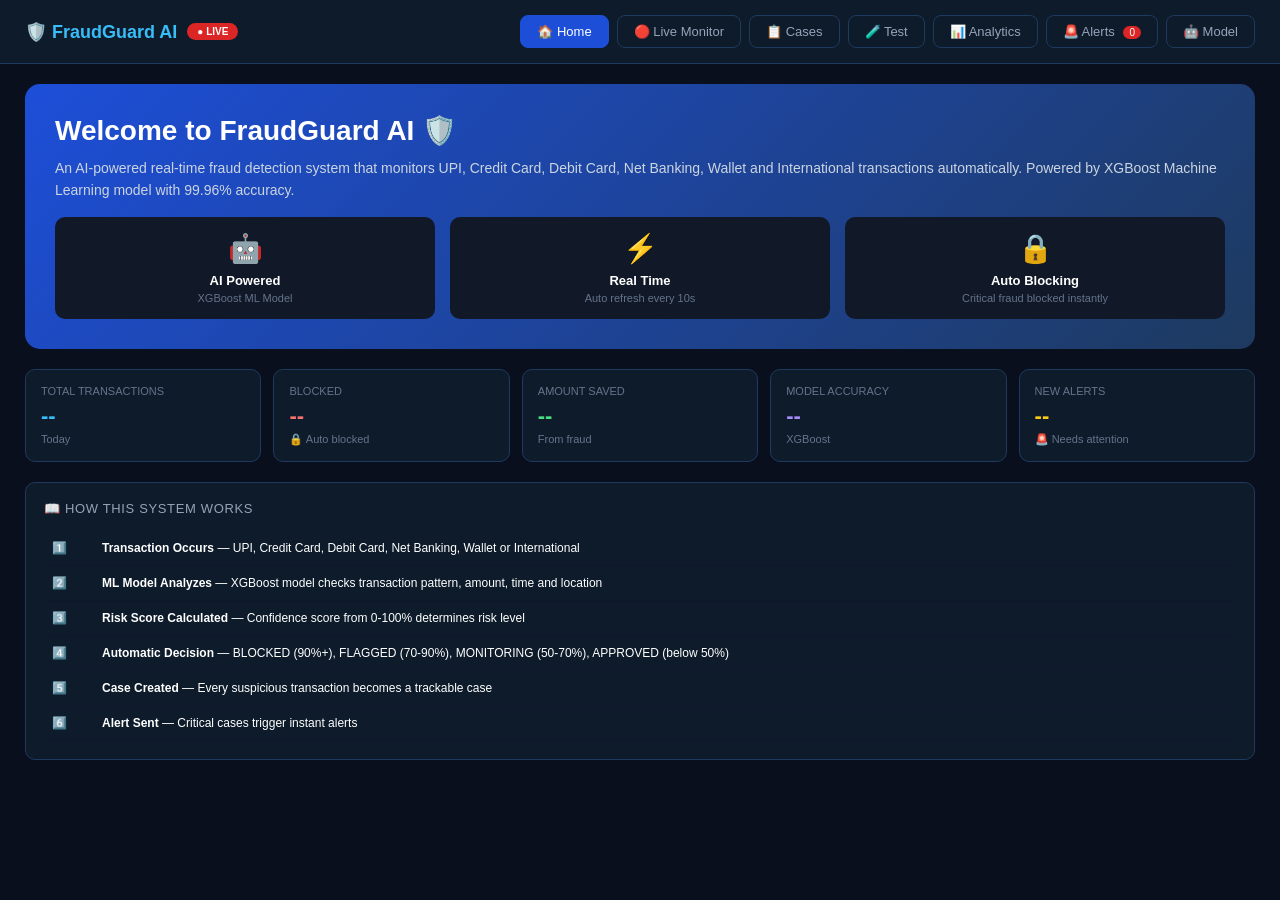
<file: dashboard/index.html>
<!DOCTYPE html>
<html lang="en">
<head>
    <meta charset="UTF-8">
    <meta name="viewport" content="width=device-width, initial-scale=1.0">
    <title>FraudGuard AI - Home</title>
    <link rel="stylesheet" href="style.css">
</head>
<body>

<!-- NAVIGATION -->
<div class="navbar">
    <h1>🛡️ FraudGuard AI <span class="live-badge">● LIVE</span></h1>
    <div class="nav-links">
        <a href="index.html" class="nav-btn">🏠 Home</a>
        <a href="live.html" class="nav-btn">🔴 Live Monitor</a>
        <a href="cases.html" class="nav-btn">📋 Cases</a>
        <a href="test.html" class="nav-btn">🧪 Test</a>
        <a href="analytics.html" class="nav-btn">📊 Analytics</a>
        <a href="alerts.html" class="nav-btn">🚨 Alerts <span class="badge-count" id="alertBadge">0</span></a>
        <a href="performance.html" class="nav-btn">🤖 Model</a>
    </div>
</div>

<div class="main">

    <div class="welcome-box">
        <h2>Welcome to FraudGuard AI 🛡️</h2>
        <p>
            An AI-powered real-time fraud detection system that monitors UPI, Credit Card,
            Debit Card, Net Banking, Wallet and International transactions automatically.
            Powered by XGBoost Machine Learning model with 99.96% accuracy.
        </p>
        <div class="feature-grid">
            <div class="feature-item">
                <div class="icon">🤖</div>
                <div class="title">AI Powered</div>
                <div class="desc">XGBoost ML Model</div>
            </div>
            <div class="feature-item">
                <div class="icon">⚡</div>
                <div class="title">Real Time</div>
                <div class="desc">Auto refresh every 10s</div>
            </div>
            <div class="feature-item">
                <div class="icon">🔒</div>
                <div class="title">Auto Blocking</div>
                <div class="desc">Critical fraud blocked instantly</div>
            </div>
        </div>
    </div>

    <div class="metrics">
        <div class="metric">
            <div class="label">Total Transactions</div>
            <div class="value blue" id="h-total">--</div>
            <div class="change">Today</div>
        </div>
        <div class="metric">
            <div class="label">Blocked</div>
            <div class="value red" id="h-blocked">--</div>
            <div class="change">🔒 Auto blocked</div>
        </div>
        <div class="metric">
            <div class="label">Amount Saved</div>
            <div class="value green" id="h-saved">--</div>
            <div class="change">From fraud</div>
        </div>
        <div class="metric">
            <div class="label">Model Accuracy</div>
            <div class="value purple" id="h-accuracy">--</div>
            <div class="change">XGBoost</div>
        </div>
        <div class="metric">
            <div class="label">New Alerts</div>
            <div class="value yellow" id="h-alerts">--</div>
            <div class="change">🚨 Needs attention</div>
        </div>
    </div>

    <div class="card">
        <div class="card-title">📖 How This System Works</div>
        <table>
            <tr>
                <td style="width:50px">1️⃣</td>
                <td><b>Transaction Occurs</b> — UPI, Credit Card, Debit Card, Net Banking, Wallet or International</td>
            </tr>
            <tr>
                <td>2️⃣</td>
                <td><b>ML Model Analyzes</b> — XGBoost model checks transaction pattern, amount, time and location</td>
            </tr>
            <tr>
                <td>3️⃣</td>
                <td><b>Risk Score Calculated</b> — Confidence score from 0-100% determines risk level</td>
            </tr>
            <tr>
                <td>4️⃣</td>
                <td><b>Automatic Decision</b> — BLOCKED (90%+), FLAGGED (70-90%), MONITORING (50-70%), APPROVED (below 50%)</td>
            </tr>
            <tr>
                <td>5️⃣</td>
                <td><b>Case Created</b> — Every suspicious transaction becomes a trackable case</td>
            </tr>
            <tr>
                <td>6️⃣</td>
                <td><b>Alert Sent</b> — Critical cases trigger instant alerts</td>
            </tr>
        </table>
    </div>

</div>

<script src="script.js"></script>
<script>
    async function loadStats() {
        try {
            const res = await fetch(`${API}/stats`);
            const data = await res.json();
            document.getElementById('h-total').textContent = data.total_transactions.toLocaleString();
            document.getElementById('h-blocked').textContent = data.blocked;
            document.getElementById('h-saved').textContent = data.amount_saved;
            document.getElementById('h-accuracy').textContent = data.accuracy + '%';
            document.getElementById('h-alerts').textContent = data.new_alerts;
        } catch(e) {
            console.log('Stats error:', e);
        }
    }
    loadStats();
    setInterval(loadStats, 10000);
</script>

</body>
</html>
</file>
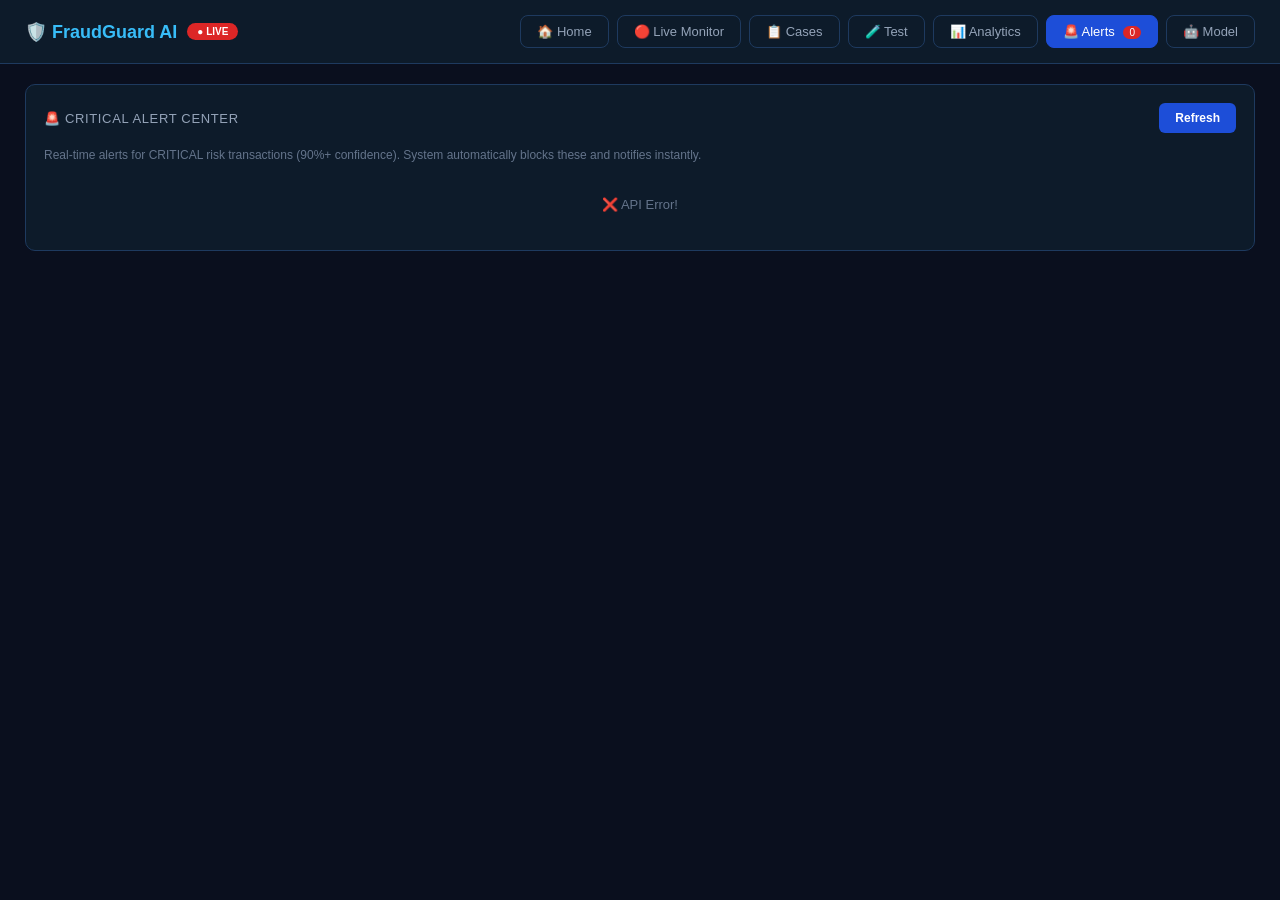
<file: dashboard/alerts.html>
<!DOCTYPE html>
<html lang="en">
<head>
    <meta charset="UTF-8">
    <meta name="viewport" content="width=device-width, initial-scale=1.0">
    <title>FraudGuard AI - Alert Center</title>
    <link rel="stylesheet" href="style.css">
</head>
<body>

<div class="navbar">
    <h1>🛡️ FraudGuard AI <span class="live-badge">● LIVE</span></h1>
    <div class="nav-links">
        <a href="index.html" class="nav-btn">🏠 Home</a>
        <a href="live.html" class="nav-btn">🔴 Live Monitor</a>
        <a href="cases.html" class="nav-btn">📋 Cases</a>
        <a href="test.html" class="nav-btn">🧪 Test</a>
        <a href="analytics.html" class="nav-btn">📊 Analytics</a>
        <a href="alerts.html" class="nav-btn">🚨 Alerts <span class="badge-count" id="alertBadge">0</span></a>
        <a href="performance.html" class="nav-btn">🤖 Model</a>
    </div>
</div>

<div class="main">

    <div class="card">
        <div class="card-title">
            🚨 Critical Alert Center
            <button class="btn btn-blue" onclick="loadAlerts()">Refresh</button>
        </div>
        <p style="font-size:12px;color:#64748b;margin-bottom:15px">
            Real-time alerts for CRITICAL risk transactions (90%+ confidence). System automatically blocks these and notifies instantly.
        </p>

        <div id="alertsList">
            <div class="loading-text">Loading alerts...</div>
        </div>
    </div>

</div>

<script src="script.js"></script>
<script>
    async function loadAlerts() {
        const container = document.getElementById('alertsList');

        try {
            const res = await fetch(`${API}/alerts`);
            const alerts = await res.json();

            if(alerts.length === 0) {
                container.innerHTML = '<div class="loading-text">✅ No critical alerts! System running smoothly.</div>';
                return;
            }

            let html = '';
            alerts.forEach(a => {
                html += `
                    <div class="alert-item fade-in">
                        <div style="display:flex;justify-content:space-between;align-items:center">
                            <span class="tag ${getDecisionTag(a.decision)}">${a.decision}</span>
                            <span class="alert-time">🕐 ${a.time}</span>
                        </div>
                        <div class="alert-msg">🚨 ${a.message}</div>
                        <div style="font-size:11px;color:#94a3b8">
                            <b>Reason:</b> ${a.reason} | <b>Case:</b> ${a.case_id}
                        </div>
                    </div>
                `;
            });
            container.innerHTML = html;

        } catch(e) {
            container.innerHTML = '<div class="loading-text">❌ API Error!</div>';
        }
    }

    loadAlerts();
    setInterval(loadAlerts, 10000);
</script>

</body>
</html>
</file>
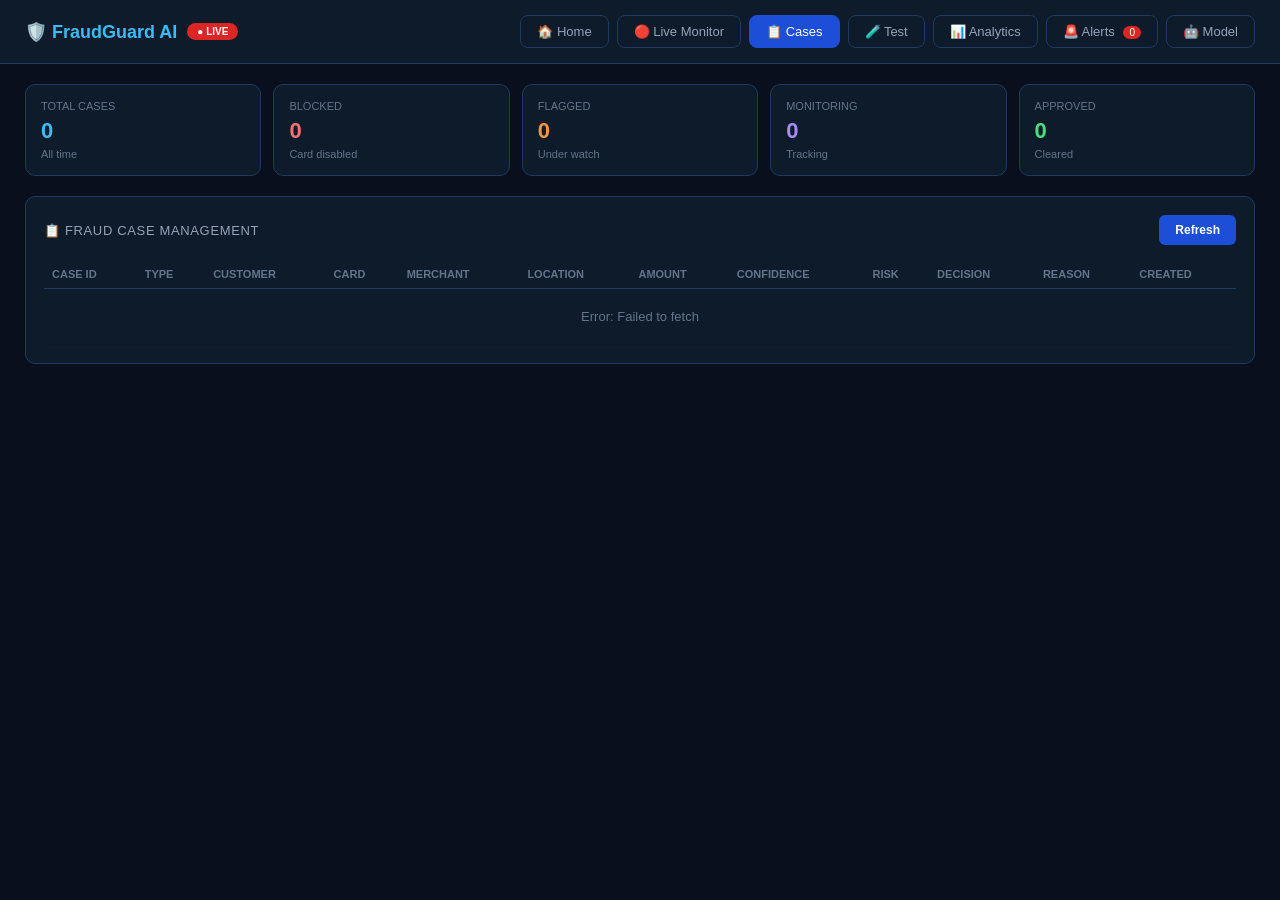
<file: dashboard/cases.html>
<!DOCTYPE html>
<html lang="en">
<head>
    <meta charset="UTF-8">
    <meta name="viewport" content="width=device-width, initial-scale=1.0">
    <title>FraudGuard AI - Case Management</title>
    <link rel="stylesheet" href="style.css">
</head>
<body>

<div class="navbar">
    <h1>🛡️ FraudGuard AI <span class="live-badge">● LIVE</span></h1>
    <div class="nav-links">
        <a href="index.html" class="nav-btn">🏠 Home</a>
        <a href="live.html" class="nav-btn">🔴 Live Monitor</a>
        <a href="cases.html" class="nav-btn">📋 Cases</a>
        <a href="test.html" class="nav-btn">🧪 Test</a>
        <a href="analytics.html" class="nav-btn">📊 Analytics</a>
        <a href="alerts.html" class="nav-btn">🚨 Alerts <span class="badge-count" id="alertBadge">0</span></a>
        <a href="performance.html" class="nav-btn">🤖 Model</a>
    </div>
</div>

<div class="main">

    <div class="metrics">
        <div class="metric">
            <div class="label">Total Cases</div>
            <div class="value blue" id="c-total">0</div>
            <div class="change">All time</div>
        </div>
        <div class="metric">
            <div class="label">Blocked</div>
            <div class="value red" id="c-blocked">0</div>
            <div class="change">Card disabled</div>
        </div>
        <div class="metric">
            <div class="label">Flagged</div>
            <div class="value orange" id="c-flagged">0</div>
            <div class="change">Under watch</div>
        </div>
        <div class="metric">
            <div class="label">Monitoring</div>
            <div class="value purple" id="c-monitoring">0</div>
            <div class="change">Tracking</div>
        </div>
        <div class="metric">
            <div class="label">Approved</div>
            <div class="value green" id="c-approved">0</div>
            <div class="change">Cleared</div>
        </div>
    </div>

    <div class="card">
        <div class="card-title">
            📋 Fraud Case Management
            <button class="btn btn-blue" onclick="loadCases()">Refresh</button>
        </div>
        <table>
            <thead>
                <tr>
                    <th>Case ID</th>
                    <th>Type</th>
                    <th>Customer</th>
                    <th>Card</th>
                    <th>Merchant</th>
                    <th>Location</th>
                    <th>Amount</th>
                    <th>Confidence</th>
                    <th>Risk</th>
                    <th>Decision</th>
                    <th>Reason</th>
                    <th>Created</th>
                </tr>
            </thead>
            <tbody id="casesTable">
                <tr><td colspan="12" class="loading-text">Loading...</td></tr>
            </tbody>
        </table>
    </div>

</div>

<script src="script.js"></script>
<script>
    async function loadCases() {
        const tbody = document.getElementById('casesTable');
        try {
            const res = await fetch('http://127.0.0.1:5000/cases');
            const cases = await res.json();

            document.getElementById('c-total').textContent = cases.length;
            document.getElementById('c-blocked').textContent = cases.filter(c => c.decision === 'BLOCKED').length;
            document.getElementById('c-flagged').textContent = cases.filter(c => c.decision === 'FLAGGED').length;
            document.getElementById('c-monitoring').textContent = cases.filter(c => c.decision === 'MONITORING').length;
            document.getElementById('c-approved').textContent = cases.filter(c => c.decision === 'APPROVED').length;

            if(cases.length === 0) {
                tbody.innerHTML = '<tr><td colspan="12" class="loading-text">No cases yet.</td></tr>';
                return;
            }

            let html = '';
            cases.forEach(c => {
                html += '<tr class="fade-in">';
                html += '<td style="color:#38bdf8">' + c.case_id + '</td>';
                html += '<td>' + getTxIcon(c.tx_type) + ' ' + c.tx_type + '</td>';
                html += '<td>' + c.customer + '</td>';
                html += '<td style="color:#64748b">' + c.card + '</td>';
                html += '<td>' + c.merchant + '</td>';
                html += '<td>' + c.city + '</td>';
                html += '<td style="font-weight:bold">' + c.amount + '</td>';
                html += '<td>' + c.confidence + '%</td>';
                html += '<td><span class="tag ' + getRiskTag(c.risk) + '">' + c.risk + '</span></td>';
                html += '<td><span class="tag ' + getDecisionTag(c.decision) + '">' + c.decision + '</span></td>';
                html += '<td style="font-size:11px;color:#94a3b8">' + c.reason + '</td>';
                html += '<td>' + c.created_at + '</td>';
                html += '</tr>';
            });
            tbody.innerHTML = html;
        } catch(e) {
            tbody.innerHTML = '<tr><td colspan="12" class="loading-text">Error: ' + e.message + '</td></tr>';
        }
    }

    loadCases();
    setInterval(loadCases, 10000);
</script>

</body>
</html>
</file>
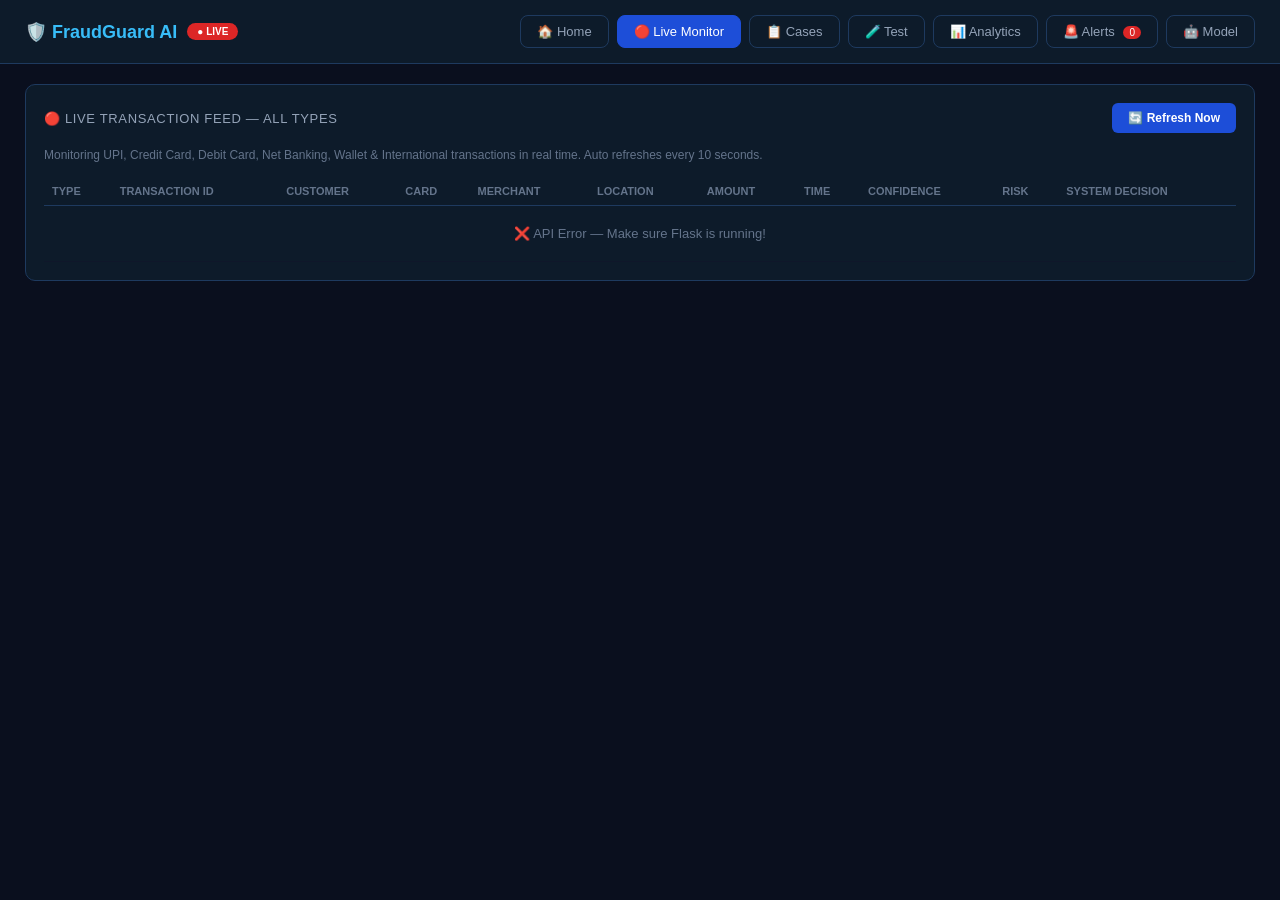
<file: dashboard/live.html>
<!DOCTYPE html>
<html lang="en">
<head>
    <meta charset="UTF-8">
    <meta name="viewport" content="width=device-width, initial-scale=1.0">
    <title>FraudGuard AI - Live Monitor</title>
    <link rel="stylesheet" href="style.css">
</head>
<body>

<!-- NAVIGATION -->
<div class="navbar">
    <h1>🛡️ FraudGuard AI <span class="live-badge">● LIVE</span></h1>
    <div class="nav-links">
        <a href="index.html" class="nav-btn">🏠 Home</a>
        <a href="live.html" class="nav-btn">🔴 Live Monitor</a>
        <a href="cases.html" class="nav-btn">📋 Cases</a>
        <a href="test.html" class="nav-btn">🧪 Test</a>
        <a href="analytics.html" class="nav-btn">📊 Analytics</a>
        <a href="alerts.html" class="nav-btn">🚨 Alerts <span class="badge-count" id="alertBadge">0</span></a>
        <a href="performance.html" class="nav-btn">🤖 Model</a>
    </div>
</div>

<div class="main">

    <div class="card">
        <div class="card-title">
            🔴 Live Transaction Feed — All Types
            <button class="btn btn-blue" onclick="loadLive()">🔄 Refresh Now</button>
        </div>
        <p style="font-size:12px;color:#64748b;margin-bottom:15px">
            Monitoring UPI, Credit Card, Debit Card, Net Banking, Wallet & International transactions in real time.
            Auto refreshes every 10 seconds.
        </p>
        <table>
            <thead>
                <tr>
                    <th>Type</th>
                    <th>Transaction ID</th>
                    <th>Customer</th>
                    <th>Card</th>
                    <th>Merchant</th>
                    <th>Location</th>
                    <th>Amount</th>
                    <th>Time</th>
                    <th>Confidence</th>
                    <th>Risk</th>
                    <th>System Decision</th>
                </tr>
            </thead>
            <tbody id="liveTable">
                <tr><td colspan="11" class="loading-text">Loading live transactions...</td></tr>
            </tbody>
        </table>
    </div>

</div>

<script src="script.js"></script>
<script>
    async function loadLive() {
        const tbody = document.getElementById('liveTable');
        tbody.innerHTML = '<tr><td colspan="11" class="loading-text">Loading...</td></tr>';

        try {
            const res = await fetch(`${API}/live`);
            const transactions = await res.json();

            tbody.innerHTML = '';
            transactions.forEach(tx => {
                tbody.innerHTML += `
                    <tr class="fade-in">
                        <td>${getTxIcon(tx.tx_type)} ${tx.tx_type}</td>
                        <td style="color:#38bdf8">${tx.id}</td>
                        <td>${tx.name}</td>
                        <td style="color:#64748b">${tx.card}</td>
                        <td>${tx.merchant}</td>
                        <td>${tx.city}</td>
                        <td style="font-weight:bold">${tx.amount}</td>
                        <td>${tx.time}</td>
                        <td>${tx.confidence}%</td>
                        <td><span class="tag ${getRiskTag(tx.risk)}">${tx.risk}</span></td>
                        <td><span class="tag ${getDecisionTag(tx.decision)}">${tx.decision}</span></td>
                    </tr>
                `;
            });
        } catch(e) {
            tbody.innerHTML = '<tr><td colspan="11" class="loading-text">❌ API Error — Make sure Flask is running!</td></tr>';
        }
    }

    loadLive();
    setInterval(loadLive, 10000);
</script>

</body>
</html>
</file>
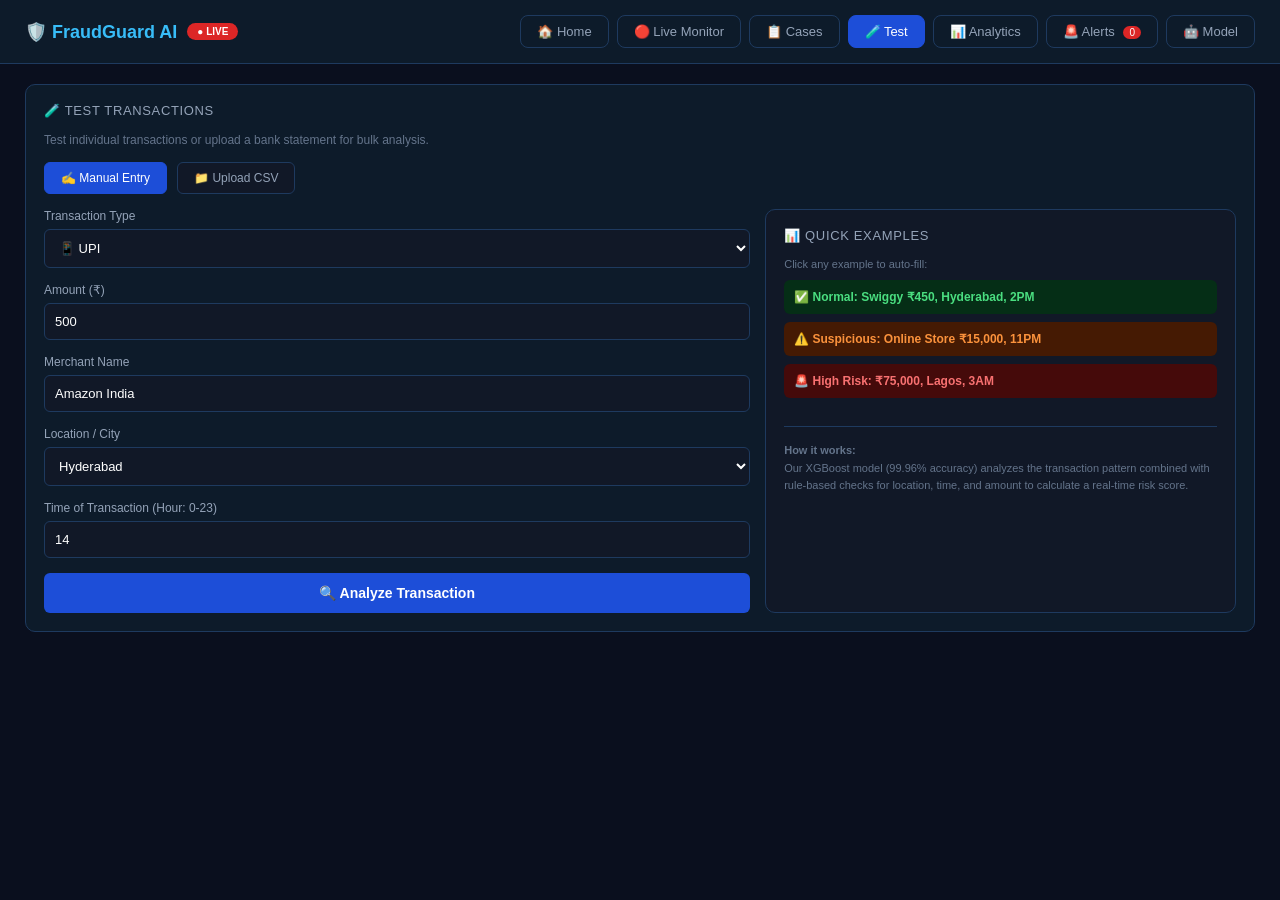
<file: dashboard/test.html>
<!DOCTYPE html>
<html lang="en">
<head>
    <meta charset="UTF-8">
    <meta name="viewport" content="width=device-width, initial-scale=1.0">
    <title>FraudGuard AI - Test Transaction</title>
    <link rel="stylesheet" href="style.css">
</head>
<body>

<div class="navbar">
    <h1>🛡️ FraudGuard AI <span class="live-badge">● LIVE</span></h1>
    <div class="nav-links">
        <a href="index.html" class="nav-btn">🏠 Home</a>
        <a href="live.html" class="nav-btn">🔴 Live Monitor</a>
        <a href="cases.html" class="nav-btn">📋 Cases</a>
        <a href="test.html" class="nav-btn">🧪 Test</a>
        <a href="analytics.html" class="nav-btn">📊 Analytics</a>
        <a href="alerts.html" class="nav-btn">🚨 Alerts <span class="badge-count" id="alertBadge">0</span></a>
        <a href="performance.html" class="nav-btn">🤖 Model</a>
    </div>
</div>

<div class="main">

    <div class="card">
        <div class="card-title">🧪 Test Transactions</div>
        <p style="font-size:12px;color:#64748b;margin-bottom:15px">
            Test individual transactions or upload a bank statement for bulk analysis.
        </p>

        <div class="tabs">
            <button class="tab-btn active" onclick="switchTab('manual')">✍️ Manual Entry</button>
            <button class="tab-btn" onclick="switchTab('upload')">📁 Upload CSV</button>
        </div>

        <!-- ============================================ -->
        <!-- MANUAL ENTRY TAB -->
        <!-- ============================================ -->
        <div id="tab-manual" class="tab-content active">

            <div class="grid2">
                <div>
                    <div class="input-group">
                        <label>Transaction Type</label>
                        <select id="tx_type">
                            <option value="UPI">📱 UPI</option>
                            <option value="Credit Card">💳 Credit Card</option>
                            <option value="Debit Card">🏧 Debit Card</option>
                            <option value="Net Banking">💻 Net Banking</option>
                            <option value="Wallet">👛 Wallet</option>
                            <option value="International">🌍 International</option>
                        </select>
                    </div>

                    <div class="input-group">
                        <label>Amount (₹)</label>
                        <input type="number" id="amount" placeholder="e.g. 5000" value="500">
                    </div>

                    <div class="input-group">
                        <label>Merchant Name</label>
                        <input type="text" id="merchant" placeholder="e.g. Amazon, Swiggy" value="Amazon India">
                    </div>

                    <div class="input-group">
                        <label>Location / City</label>
                        <select id="city">
                            <option value="Hyderabad">Hyderabad</option>
                            <option value="Mumbai">Mumbai</option>
                            <option value="Delhi">Delhi</option>
                            <option value="Bangalore">Bangalore</option>
                            <option value="Chennai">Chennai</option>
                            <option value="Lagos">Lagos (Foreign)</option>
                            <option value="Moscow">Moscow (Foreign)</option>
                            <option value="Dubai">Dubai (Foreign)</option>
                            <option value="Beijing">Beijing (Foreign)</option>
                        </select>
                    </div>

                    <div class="input-group">
                        <label>Time of Transaction (Hour: 0-23)</label>
                        <input type="number" id="hour" placeholder="e.g. 14" value="14" min="0" max="23">
                    </div>

                    <button class="btn btn-blue" onclick="testTransaction()" style="width:100%;padding:12px;font-size:14px">
                        🔍 Analyze Transaction
                    </button>
                </div>

                <div>
                    <div class="card" style="background:#111827;height:100%">
                        <div class="card-title">📊 Quick Examples</div>
                        <p style="font-size:11px;color:#64748b;margin-bottom:10px">Click any example to auto-fill:</p>

                        <button class="btn" style="width:100%;text-align:left;background:#052e16;color:#4ade80;margin-bottom:8px;padding:10px" onclick="fillExample('normal')">
                            ✅ Normal: Swiggy ₹450, Hyderabad, 2PM
                        </button>

                        <button class="btn" style="width:100%;text-align:left;background:#451a03;color:#fb923c;margin-bottom:8px;padding:10px" onclick="fillExample('suspicious')">
                            ⚠️ Suspicious: Online Store ₹15,000, 11PM
                        </button>

                        <button class="btn" style="width:100%;text-align:left;background:#450a0a;color:#f87171;margin-bottom:8px;padding:10px" onclick="fillExample('fraud')">
                            🚨 High Risk: ₹75,000, Lagos, 3AM
                        </button>

                        <div style="margin-top:20px;padding-top:15px;border-top:1px solid #1e3a5f">
                            <p style="font-size:11px;color:#64748b;line-height:1.6">
                                <b>How it works:</b><br>
                                Our XGBoost model (99.96% accuracy) analyzes the transaction pattern
                                combined with rule-based checks for location, time, and amount
                                to calculate a real-time risk score.
                            </p>
                        </div>
                    </div>
                </div>
            </div>

            <div class="result-box" id="resultBox">
                <h2 id="resultTitle">Result</h2>
                <div style="margin-top:10px">
                    <p><b>Decision:</b> <span id="resultDecision"></span></p>
                    <p><b>Risk Level:</b> <span id="resultRisk"></span></p>
                    <p><b>Confidence Score:</b> <span id="resultConfidence"></span></p>
                    <p><b>Reason:</b> <span id="resultReason"></span></p>
                    <p style="margin-top:10px;font-size:11px;color:#94a3b8">
                        <b>Transaction:</b> <span id="resultDetails"></span>
                    </p>
                </div>
            </div>

        </div>

        <!-- ============================================ -->
        <!-- UPLOAD CSV TAB -->
        <!-- ============================================ -->
        <div id="tab-upload" class="tab-content">

            <p style="font-size:12px;color:#64748b;margin-bottom:15px">
                Upload your bank statement (CSV format) to analyze all transactions at once.
                System will read each transaction and check for fraud automatically.
            </p>

            <div style="border:2px dashed #1e3a5f;border-radius:10px;padding:30px;text-align:center;margin-bottom:15px">
                <input type="file" id="csvFile" accept=".csv" style="display:none" onchange="fileSelected()">
                <div style="font-size:40px;margin-bottom:10px">📁</div>
                <p style="margin-bottom:10px;font-size:13px">Drag and drop your CSV file here, or</p>
                <button class="btn btn-blue" onclick="document.getElementById('csvFile').click()">Choose File</button>
                <p id="fileName" style="margin-top:10px;font-size:12px;color:#4ade80"></p>
            </div>

            <button class="btn btn-blue" id="analyzeBtn" onclick="uploadCSV()" style="width:100%;padding:12px;font-size:14px;display:none">
                🔍 Analyze All Transactions
            </button>

            <div id="uploadSummary" style="display:none;margin-top:15px">
                <div class="grid3">
                    <div class="card" style="text-align:center">
                        <div style="font-size:11px;color:#64748b">TOTAL TRANSACTIONS</div>
                        <div class="value blue" style="font-size:28px;font-weight:bold" id="sumTotal">0</div>
                    </div>
                    <div class="card" style="text-align:center">
                        <div style="font-size:11px;color:#64748b">FLAGGED</div>
                        <div class="value orange" style="font-size:28px;font-weight:bold" id="sumFlagged">0</div>
                    </div>
                    <div class="card" style="text-align:center">
                        <div style="font-size:11px;color:#64748b">BLOCKED</div>
                        <div class="value red" style="font-size:28px;font-weight:bold" id="sumBlocked">0</div>
                    </div>
                </div>
            </div>

            <div id="uploadResults" style="margin-top:15px"></div>

        </div>

    </div>

</div>

<script src="script.js"></script>
<script>
    // ============================================
    // TAB SWITCHING
    // ============================================
    function switchTab(tab) {
        document.querySelectorAll('.tab-btn').forEach(b => b.classList.remove('active'));
        document.querySelectorAll('.tab-content').forEach(c => c.classList.remove('active'));
        event.target.classList.add('active');
        document.getElementById('tab-' + tab).classList.add('active');
    }

    // ============================================
    // QUICK EXAMPLES
    // ============================================
    function fillExample(type) {
        if(type === 'normal') {
            document.getElementById('tx_type').value = 'UPI';
            document.getElementById('amount').value = 450;
            document.getElementById('merchant').value = 'Swiggy';
            document.getElementById('city').value = 'Hyderabad';
            document.getElementById('hour').value = 14;
        } else if(type === 'suspicious') {
            document.getElementById('tx_type').value = 'Credit Card';
            document.getElementById('amount').value = 15000;
            document.getElementById('merchant').value = 'Unknown Merchant';
            document.getElementById('city').value = 'Mumbai';
            document.getElementById('hour').value = 23;
        } else if(type === 'fraud') {
            document.getElementById('tx_type').value = 'International';
            document.getElementById('amount').value = 75000;
            document.getElementById('merchant').value = 'Foreign Website';
            document.getElementById('city').value = 'Lagos';
            document.getElementById('hour').value = 3;
        }
    }

    // ============================================
    // MANUAL TEST TRANSACTION
    // ============================================
    async function testTransaction() {
        const tx_type = document.getElementById('tx_type').value;
        const amount = document.getElementById('amount').value;
        const merchant = document.getElementById('merchant').value;
        const city = document.getElementById('city').value;
        const hour = document.getElementById('hour').value;

        const resultBox = document.getElementById('resultBox');
        resultBox.style.display = 'block';
        resultBox.className = 'result-box';
        document.getElementById('resultTitle').textContent = '⏳ Analyzing...';

        try {
            const res = await fetch(`${API}/predict`, {
                method: 'POST',
                headers: { 'Content-Type': 'application/json' },
                body: JSON.stringify({ tx_type, amount, merchant, city, hour })
            });
            const data = await res.json();

            const decisionClass = {
                'BLOCKED': 'result-blocked',
                'FLAGGED': 'result-flagged',
                'MONITORING': 'result-monitoring',
                'APPROVED': 'result-approved'
            };

            const decisionIcon = {
                'BLOCKED': '🔒 BLOCKED',
                'FLAGGED': '⚠️ FLAGGED FOR REVIEW',
                'MONITORING': '👁️ UNDER MONITORING',
                'APPROVED': '✅ APPROVED'
            };

            resultBox.className = 'result-box ' + decisionClass[data.decision];
            document.getElementById('resultTitle').textContent = decisionIcon[data.decision];
            document.getElementById('resultDecision').innerHTML = `<span class="tag ${getDecisionTag(data.decision)}">${data.decision}</span>`;
            document.getElementById('resultRisk').innerHTML = `<span class="tag ${getRiskTag(data.risk)}">${data.risk}</span>`;
            document.getElementById('resultConfidence').textContent = data.confidence + '%';
            document.getElementById('resultReason').textContent = data.reason;
            document.getElementById('resultDetails').textContent =
                `${getTxIcon(data.tx_type)} ${data.tx_type} | ${data.amount} | ${data.merchant} | ${data.city}`;

        } catch(e) {
            resultBox.className = 'result-box result-blocked';
            document.getElementById('resultTitle').textContent = '❌ Error';
            document.getElementById('resultDetails').textContent = 'Make sure Flask API is running!';
        }
    }

    // ============================================
    // FILE SELECTED
    // ============================================
    function fileSelected() {
        const file = document.getElementById('csvFile').files[0];
        if(file) {
            document.getElementById('fileName').textContent = '✅ ' + file.name;
            document.getElementById('analyzeBtn').style.display = 'block';
        }
    }

    // ============================================
    // UPLOAD CSV AND ANALYZE
    // ============================================
    async function uploadCSV() {
        const file = document.getElementById('csvFile').files[0];
        if(!file) return;

        const analyzeBtn = document.getElementById('analyzeBtn');
        analyzeBtn.textContent = '⏳ Analyzing...';
        analyzeBtn.disabled = true;

        const formData = new FormData();
        formData.append('file', file);

        try {
            const res = await fetch(`${API}/upload`, {
                method: 'POST',
                body: formData
            });
            const data = await res.json();

            if(data.error) {
                document.getElementById('uploadResults').innerHTML =
                    `<div class="result-box result-blocked" style="display:block">❌ Error: ${data.error}</div>`;
                analyzeBtn.textContent = '🔍 Analyze All Transactions';
                analyzeBtn.disabled = false;
                return;
            }

            // Show summary
            document.getElementById('uploadSummary').style.display = 'block';
            document.getElementById('sumTotal').textContent = data.summary.total;
            document.getElementById('sumFlagged').textContent = data.summary.flagged;
            document.getElementById('sumBlocked').textContent = data.summary.blocked;

            // Show table
            let html = '<div class="card"><div class="card-title">📋 Transaction Analysis Results</div>';
            html += '<table><thead><tr><th>Description</th><th>Type</th><th>Amount</th><th>Confidence</th><th>Risk</th><th>Decision</th><th>Reason</th></tr></thead><tbody>';

            data.transactions.forEach(tx => {
                html += `<tr>
                    <td style="font-size:11px">${tx.description}</td>
                    <td>${getTxIcon(tx.tx_type)} ${tx.tx_type}</td>
                    <td style="font-weight:bold">${tx.amount}</td>
                    <td>${tx.confidence}%</td>
                    <td><span class="tag ${getRiskTag(tx.risk)}">${tx.risk}</span></td>
                    <td><span class="tag ${getDecisionTag(tx.decision)}">${tx.decision}</span></td>
                    <td style="font-size:11px;color:#94a3b8">${tx.reason}</td>
                </tr>`;
            });

            html += '</tbody></table></div>';
            document.getElementById('uploadResults').innerHTML = html;

            analyzeBtn.textContent = '🔍 Analyze All Transactions';
            analyzeBtn.disabled = false;

        } catch(e) {
            document.getElementById('uploadResults').innerHTML =
                `<div class="result-box result-blocked" style="display:block">❌ Error: ${e.message}</div>`;
            analyzeBtn.textContent = '🔍 Analyze All Transactions';
            analyzeBtn.disabled = false;
        }
    }
</script>

</body>
</html>
</file>
<file: dashboard/style.css>
* { margin: 0; padding: 0; box-sizing: border-box; }
body { font-family: 'Segoe UI', sans-serif; background: #0a0f1e; color: white; }

/* NAVIGATION */
.navbar { background: #0d1b2a; padding: 15px 25px; display: flex; align-items: center; justify-content: space-between; border-bottom: 1px solid #1e3a5f; position: sticky; top: 0; z-index: 100; }
.navbar h1 { font-size: 18px; color: #38bdf8; display: flex; align-items: center; gap: 10px; text-decoration: none; }
.live-badge { background: #dc2626; color: white; font-size: 10px; padding: 3px 10px; border-radius: 20px; animation: pulse 1s infinite; }
.nav-links { display: flex; gap: 8px; }
.nav-btn { background: transparent; border: 1px solid #1e3a5f; color: #94a3b8; padding: 8px 16px; border-radius: 8px; cursor: pointer; font-size: 13px; transition: all 0.2s; text-decoration: none; display: inline-block; }
.nav-btn:hover { background: #1e3a5f; color: white; }
.nav-btn.active { background: #1d4ed8; color: white; border-color: #1d4ed8; }
.badge-count { background: #dc2626; color: white; font-size: 10px; padding: 1px 6px; border-radius: 10px; margin-left: 5px; }

/* MAIN CONTENT */
.main { padding: 20px 25px; }

/* METRICS */
.metrics { display: grid; grid-template-columns: repeat(5, 1fr); gap: 12px; margin-bottom: 20px; }
.metric { background: #0d1b2a; border: 1px solid #1e3a5f; border-radius: 10px; padding: 15px; }
.metric .label { font-size: 11px; color: #64748b; margin-bottom: 6px; text-transform: uppercase; }
.metric .value { font-size: 22px; font-weight: bold; }
.metric .change { font-size: 11px; margin-top: 4px; color: #64748b; }
.blue { color: #38bdf8; }
.red { color: #f87171; }
.green { color: #4ade80; }
.orange { color: #fb923c; }
.purple { color: #a78bfa; }
.yellow { color: #facc15; }

/* CARDS */
.card { background: #0d1b2a; border: 1px solid #1e3a5f; border-radius: 10px; padding: 18px; margin-bottom: 15px; }
.card-title { font-size: 13px; color: #94a3b8; margin-bottom: 15px; text-transform: uppercase; letter-spacing: 0.05em; display: flex; align-items: center; justify-content: space-between; }
.grid2 { display: grid; grid-template-columns: 1.5fr 1fr; gap: 15px; }
.grid3 { display: grid; grid-template-columns: 1fr 1fr 1fr; gap: 15px; }

/* BUTTONS */
.btn { padding: 8px 16px; border-radius: 6px; border: none; cursor: pointer; font-size: 12px; font-weight: bold; }
.btn-blue { background: #1d4ed8; color: white; }
.btn-red { background: #dc2626; color: white; }
.btn-green { background: #16a34a; color: white; }

/* TABLE */
table { width: 100%; border-collapse: collapse; font-size: 12px; }
th { color: #64748b; text-align: left; padding: 8px; border-bottom: 1px solid #1e3a5f; font-size: 11px; text-transform: uppercase; }
td { padding: 10px 8px; border-bottom: 1px solid #0f172a; vertical-align: middle; }

/* TAGS */
.tag { font-size: 10px; padding: 3px 10px; border-radius: 20px; font-weight: bold; }
.tag-blocked { background: #450a0a; color: #f87171; }
.tag-flagged { background: #451a03; color: #fb923c; }
.tag-monitoring { background: #1e3a5f; color: #38bdf8; }
.tag-approved { background: #052e16; color: #4ade80; }
.tag-critical { background: #dc2626; color: white; }
.tag-high { background: #f87171; color: white; }
.tag-medium { background: #fb923c; color: white; }
.tag-low { background: #4ade80; color: #052e16; }

/* ANIMATIONS */
@keyframes pulse { 0%, 100% { opacity: 1; } 50% { opacity: 0.5; } }
@keyframes fadeIn { from { opacity: 0; } to { opacity: 1; } }
.fade-in { animation: fadeIn 0.3s ease; }

/* SCROLLBAR */
::-webkit-scrollbar { width: 4px; }
::-webkit-scrollbar-track { background: #0a0f1e; }
::-webkit-scrollbar-thumb { background: #1e3a5f; border-radius: 4px; }

/* WELCOME BOX (Home page) */
.welcome-box { background: linear-gradient(135deg, #1d4ed8, #1e3a5f); border-radius: 15px; padding: 30px; margin-bottom: 20px; }
.welcome-box h2 { font-size: 28px; margin-bottom: 10px; }
.welcome-box p { color: #cbd5e1; font-size: 14px; line-height: 1.6; }

.feature-grid { display: grid; grid-template-columns: repeat(3, 1fr); gap: 15px; margin-top: 15px; }
.feature-item { background: #111827; border-radius: 10px; padding: 15px; text-align: center; }
.feature-item .icon { font-size: 28px; margin-bottom: 8px; }
.feature-item .title { font-size: 13px; font-weight: bold; margin-bottom: 4px; }
.feature-item .desc { font-size: 11px; color: #64748b; }

/* TEST PAGE */
.input-group { margin-bottom: 15px; }
.input-group label { display: block; font-size: 12px; color: #94a3b8; margin-bottom: 6px; }
.input-group input, .input-group select, .input-group textarea {
    width: 100%; padding: 10px; background: #111827; border: 1px solid #1e3a5f;
    border-radius: 6px; color: white; font-size: 13px;
}
.tabs { display: flex; gap: 10px; margin-bottom: 15px; }
.tab-btn { padding: 8px 16px; background: #111827; border: 1px solid #1e3a5f; border-radius: 6px; color: #94a3b8; cursor: pointer; font-size: 12px; }
.tab-btn.active { background: #1d4ed8; color: white; border-color: #1d4ed8; }
.tab-content { display: none; }
.tab-content.active { display: block; }

.result-box { margin-top: 15px; padding: 20px; border-radius: 10px; display: none; }
.result-blocked { background: #450a0a; border: 1px solid #dc2626; }
.result-flagged { background: #451a03; border: 1px solid #fb923c; }
.result-monitoring { background: #1e3a5f; border: 1px solid #38bdf8; }
.result-approved { background: #052e16; border: 1px solid #16a34a; }

/* ALERT ITEMS */
.alert-item { background: #111827; border-left: 4px solid #dc2626; border-radius: 8px; padding: 12px 15px; margin-bottom: 8px; }
.alert-item .alert-time { font-size: 11px; color: #64748b; }
.alert-item .alert-msg { font-size: 13px; margin: 4px 0; }

/* LOADING */
.loading-text { color: #64748b; font-size: 13px; padding: 20px; text-align: center; }
</file>
